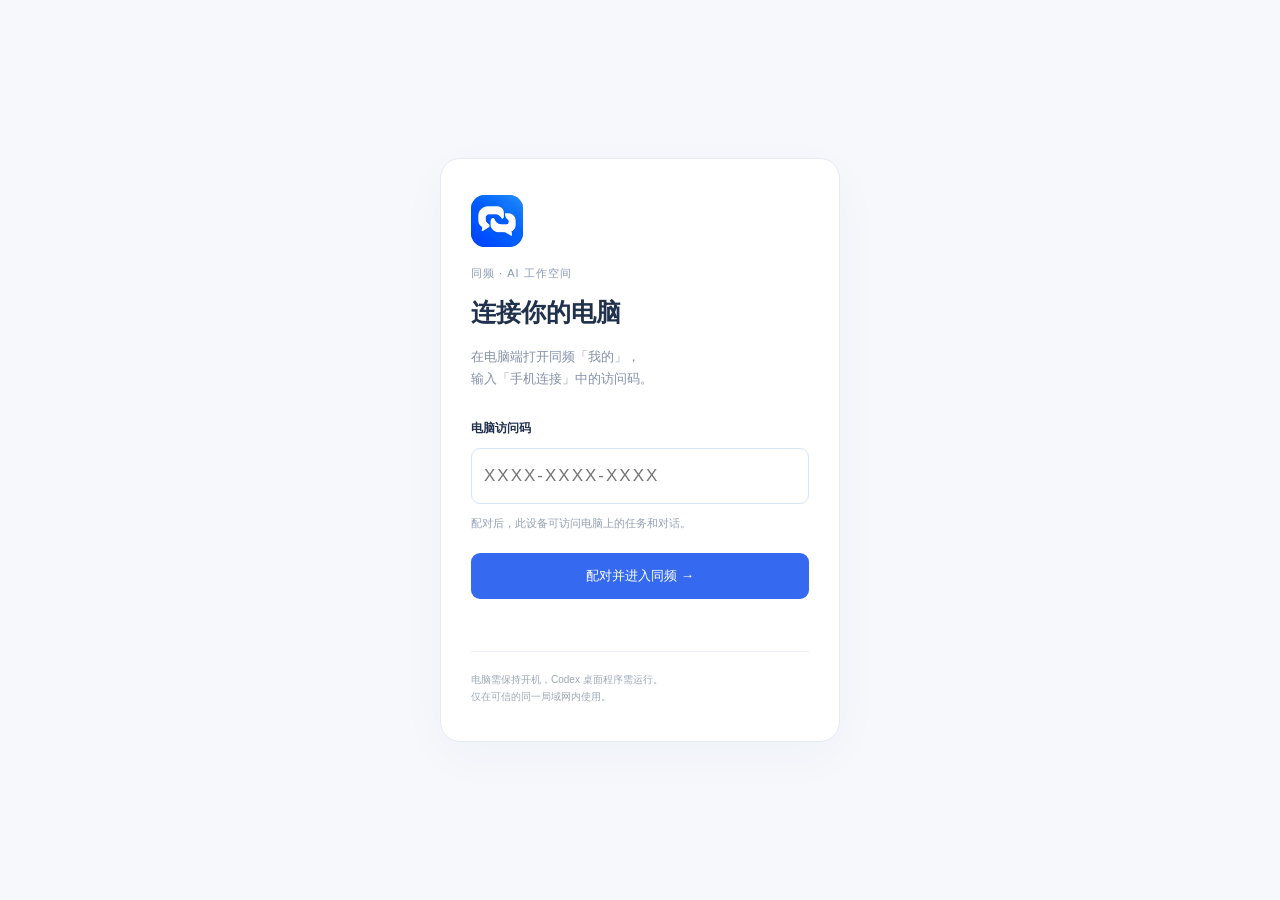
<file: outputs/ai-team/pair.html>
<!doctype html><html lang="zh-CN"><head><meta charset="utf-8"><meta name="viewport" content="width=device-width,initial-scale=1,viewport-fit=cover"><meta name="theme-color" content="#f6f8fc"><title>连接同频</title><link rel="icon" type="image/png" sizes="32x32" href="./icons/tongpin-v1-32.png"><link rel="apple-touch-icon" sizes="180x180" href="./icons/tongpin-v1-180.png"><link rel="manifest" href="./manifest.webmanifest"><script src="./theme.js"></script><link rel="stylesheet" href="./pair.css"><script src="./pair.js" defer></script><link rel="stylesheet" href="./theme.css"></head><body><main><div class="brand"><img src="./icons/tongpin-v1-192.png" width="52" height="52" alt="同频"></div><p class="eyebrow">同频 · AI 工作空间</p><h1>连接你的电脑</h1><p class="description">在电脑端打开同频「我的」，<br>输入「手机连接」中的访问码。</p><form id="pair-form"><label for="code">电脑访问码</label><input id="code" name="code" autocomplete="off" autocapitalize="characters" spellcheck="false" maxlength="16" placeholder="XXXX-XXXX-XXXX" required><p class="hint">配对后，此设备可访问电脑上的任务和对话。</p><button type="submit">配对并进入同频 →</button><p id="message" role="status" aria-live="polite"></p></form><footer>电脑需保持开机，Codex 桌面程序需运行。<br>仅在可信的同一局域网内使用。</footer></main></body></html>
</file>
<file: outputs/ai-team/pair.css>
*{box-sizing:border-box}body{margin:0;background:#f6f8fc;color:#20314d;font:14px/1.7 "Segoe UI","Microsoft YaHei",sans-serif;min-height:100dvh;display:grid;place-items:center;padding:25px}main{width:100%;max-width:400px;background:white;border:1px solid #e5ebf4;border-radius:20px;padding:36px 30px;box-shadow:0 14px 50px #21365308}.brand{width:52px;height:52px;display:grid;place-items:center;color:#fff;background:#356af0;border-radius:14px;font-size:29px;font-weight:700}.eyebrow{font-size:11px;letter-spacing:1px;color:#8a9ab2;margin:17px 0 8px}h1{font-size:25px;margin:0;font-weight:650}.description{color:#8391a7;font-size:13px;margin:12px 0 26px}label{font-size:12px;font-weight:600}input{width:100%;padding:14px 12px;border:1px solid #d9e3f4;border-radius:9px;font:17px/1.5 "Segoe UI",sans-serif;letter-spacing:2px;margin-top:9px;text-transform:uppercase;color:#334566}input:focus{outline:2px solid #dce8ff;border-color:#86a8f4}.hint{font-size:11px;color:#94a0b3;margin:10px 0 20px}button{width:100%;border:0;background:#356af0;color:white;font:14px/1.5 inherit;border-radius:9px;padding:14px;cursor:pointer}button:disabled{opacity:.6;cursor:wait}#message{font-size:12px;color:#b35260;min-height:20px;margin:12px 0 0}footer{border-top:1px solid #edf1f7;padding-top:19px;margin-top:20px;color:#9ca8b9;font-size:10px}
.brand img{display:block;border-radius:14px}
</file>
<file: outputs/ai-team/theme.css>
.theme-options{display:flex;gap:8px;flex-wrap:wrap}.theme-options button{padding:10px 18px;min-height:44px;border:1px solid var(--line);border-radius:8px}.theme-options button[aria-pressed=true]{color:#356af0;background:#edf3ff;border-color:#9bb7f5}.theme-note{font-size:12px;color:var(--muted);line-height:1.7}
.task-process{flex:1;min-height:0;overflow:auto;padding:20px clamp(16px,3vw,48px);overscroll-behavior:contain}.process-entry>header{display:flex;flex-wrap:wrap;align-items:center;gap:10px;margin-bottom:14px}.process-entry>header h3{margin:0;flex:1}.process-entry>header span,.process-entry time{font-size:11px;color:var(--muted)}.process-entry pre{white-space:pre-wrap;overflow-wrap:anywhere;font:12px/1.8 Consolas,monospace;background:#f3f6fb;padding:12px;border-radius:8px}.process-entry summary{cursor:pointer;min-height:44px;display:flex;align-items:center;font-size:12px;color:#6c83a7}.process-entry p{font-size:13px;line-height:1.8}.process-exit{color:#288665;margin:8px 0}.process-exit.failed{color:#b64e5b}
:root[data-theme=dark]{--blue:#8aafff;--muted:#9eabc1;--line:#344156;color:#dce5f3;background:#111827}
[data-theme=dark] body{background:#111827;color:#dce5f3}
[data-theme=dark] :is(.nav-rail,.task-sidebar,.chat-header,.project-breadcrumb,.chat-tabs,.settings-card,.result-card,.composer,.message-bubble,.reply-reader,.reply-reader header,.draft-editor textarea,.draft-editor footer){background:#1b2535;color:#dce5f3;border-color:var(--line)}
[data-theme=dark] :is(.chat-panel,.composer-wrap){background:#111827}
[data-theme=dark] :is(.thread:hover,.nav-rail>button:hover,.icon-button:hover,.execution-entry,.attachment-chip,.upload-row,.search-field,.status-groups button,.pair-code,.markdown-content pre,.markdown-content code,.result-logs pre,.process-entry pre,.attachment-symbol,.image-thumbnail){background:#253248;color:#dce5f3;border-color:var(--line)}
[data-theme=dark] :is(.thread.selected,.nav-rail>button.active,.list-tabs button.active,.status-groups button.active,.chat-tabs button[aria-selected=true],.theme-options button[aria-pressed=true],.result-download button){background:#263e65;color:#afc8ff;border-color:#5572a2}
[data-theme=dark] :is(.mine .message-bubble){background:#243e64;border-color:#385681}
[data-theme=dark] :is(.composer textarea,.search-field input,.draft-editor textarea,.request-free textarea){color:#e0e8f6;background:transparent}
[data-theme=dark] :is(.markdown-content,.message-bubble pre,.process-entry,.profile-heading h1,.chat-heading h2,.list-header h1,.settings-card h2,.result-card h3,.result-heading h2){color:#dce5f3}
[data-theme=dark] .markdown-content strong{color:#f1f5fc}
[data-theme=dark] :is(.markdown-content a,.phone-address,.settings-card button,.text-button,.expand-editor,.upload-row button,.read-full,.receipt button){color:#a9c6ff}
[data-theme=dark] :is(.thread strong,.brand-mark span){color:#e1e8f4}
[data-theme=dark] :is(.thread-preview,.row-state,.thread time,.message-author,.stream-status,.receipt,.result-caption,.result-empty,.state-sync,.settings-card p,.chat-state,.sidebar-footer,.project-breadcrumb,.message-meta,.upload-copy small,.markdown-content blockquote,.process-entry time){color:#a8b5ca}
[data-theme=dark] :is(.result-files li,.result-download,.markdown-content td,.markdown-content th,.composer-wrap,.sidebar-footer){border-color:var(--line)}
[data-theme=dark] .markdown-content pre code{background:none}
[data-theme=dark] :is(.send-button,.pending-panel .request-primary){background:#477be5;color:#fff}
[data-theme=dark] .composer:focus-within{border-color:#7b9ee5;box-shadow:0 0 0 2px #263e65}
[data-theme=dark] .pending-panel{background:#302c24;color:#f0dfba;border-color:#685735}
[data-theme=dark] :is(.pending-card,.pending-panel button,.request-free textarea){background:#242b38;color:#e4e9f3;border-color:#536079}
[data-theme=dark] :is(.request-option,.pending-card pre){border-color:#536079;background:#1b2535;color:#dce5f3}
[data-theme=dark] .request-option small{color:#b3bfd1}
[data-theme=dark] .error-banner{background:#442a32;color:#ffc1ca}
[data-theme=dark] :is(.upload-copy .upload-error,.process-exit.failed,.row-state.state-failed){color:#ffaebc}
[data-theme=dark] :is(.task-notice,.row-state.state-completed,.process-exit:not(.failed)){color:#8bddba}
[data-theme=dark] .task-notice{background:#214335}
[data-theme=dark] .row-state.state-attention{color:#efc377}
[data-theme=dark] .row-state.state-running{color:#a9c6ff}
[data-theme=dark] .result-heading>span{background:#253248;color:#bdcbe0}
[data-theme=dark] :is(.mobile-back,.icon-button){color:#afbdd2}
[data-theme=dark] .reply-reader::backdrop{background:#050a14b0}
[data-theme=dark] .draft-editor footer{border-color:var(--line);color:#acb9ce}
[data-theme=dark] body>main{background:#1b2535;color:#dce5f3;border-color:var(--line)}
[data-theme=dark] body>main :is(.description,.hint,footer){color:#acb9ce;border-color:var(--line)}
[data-theme=dark] body>main input{background:#111827;color:#dce5f3;border-color:#536079}
@media(max-width:760px){.task-process{padding:16px 12px}.process-entry pre{font-size:12px}.keyboard-open .task-process{padding-top:0;padding-bottom:0}}
</file>
